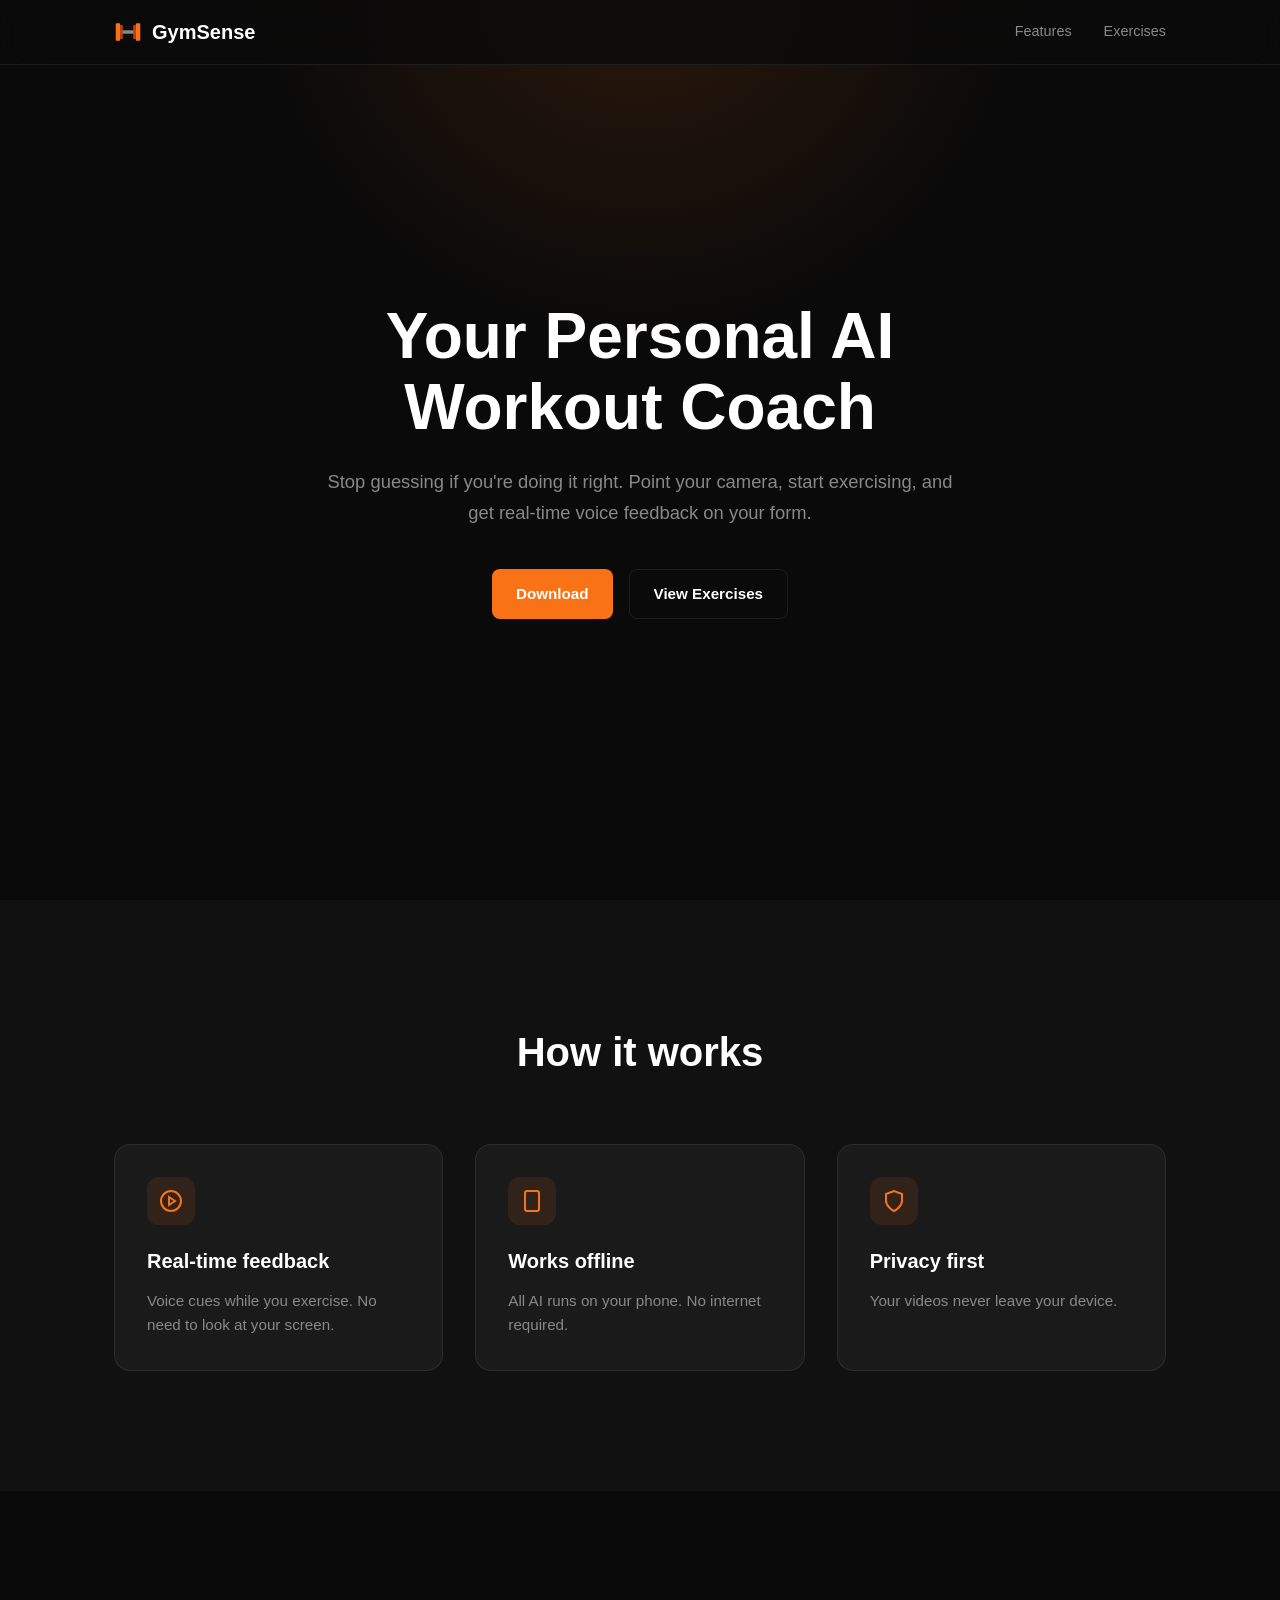
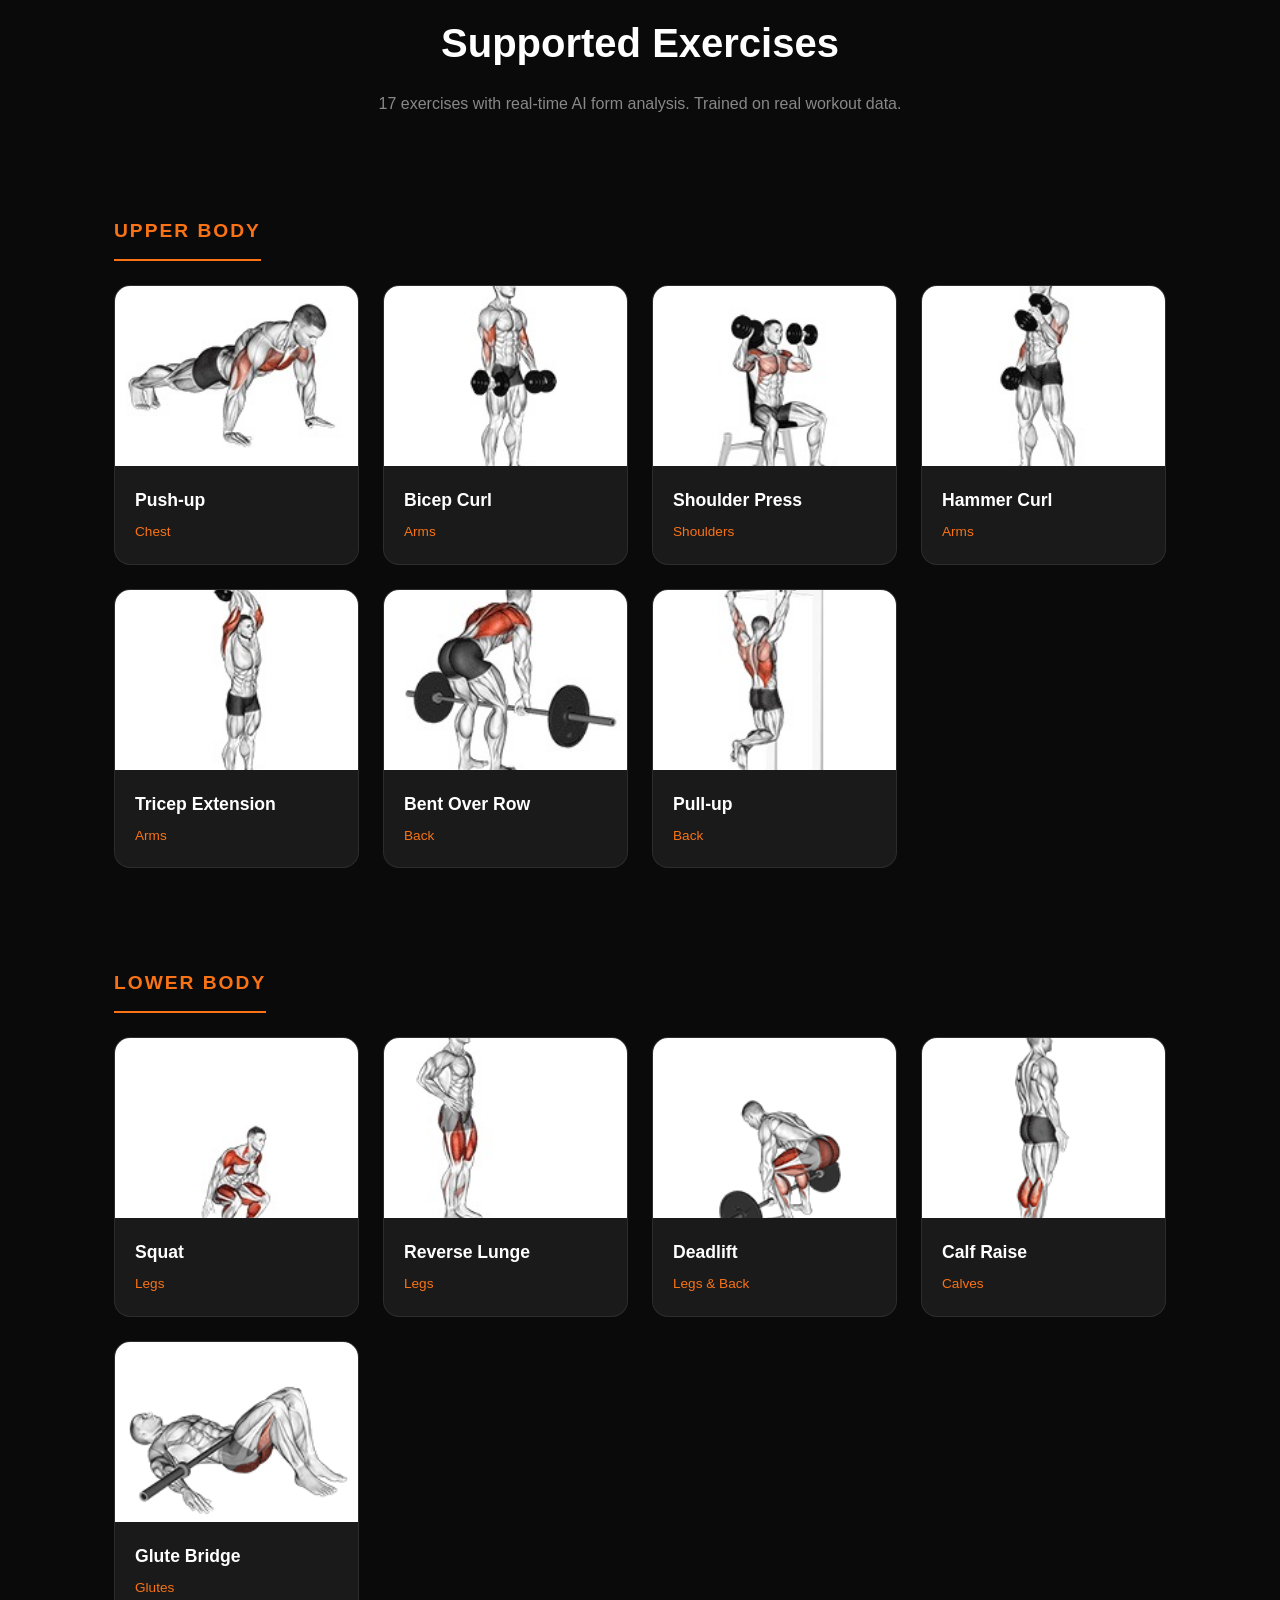
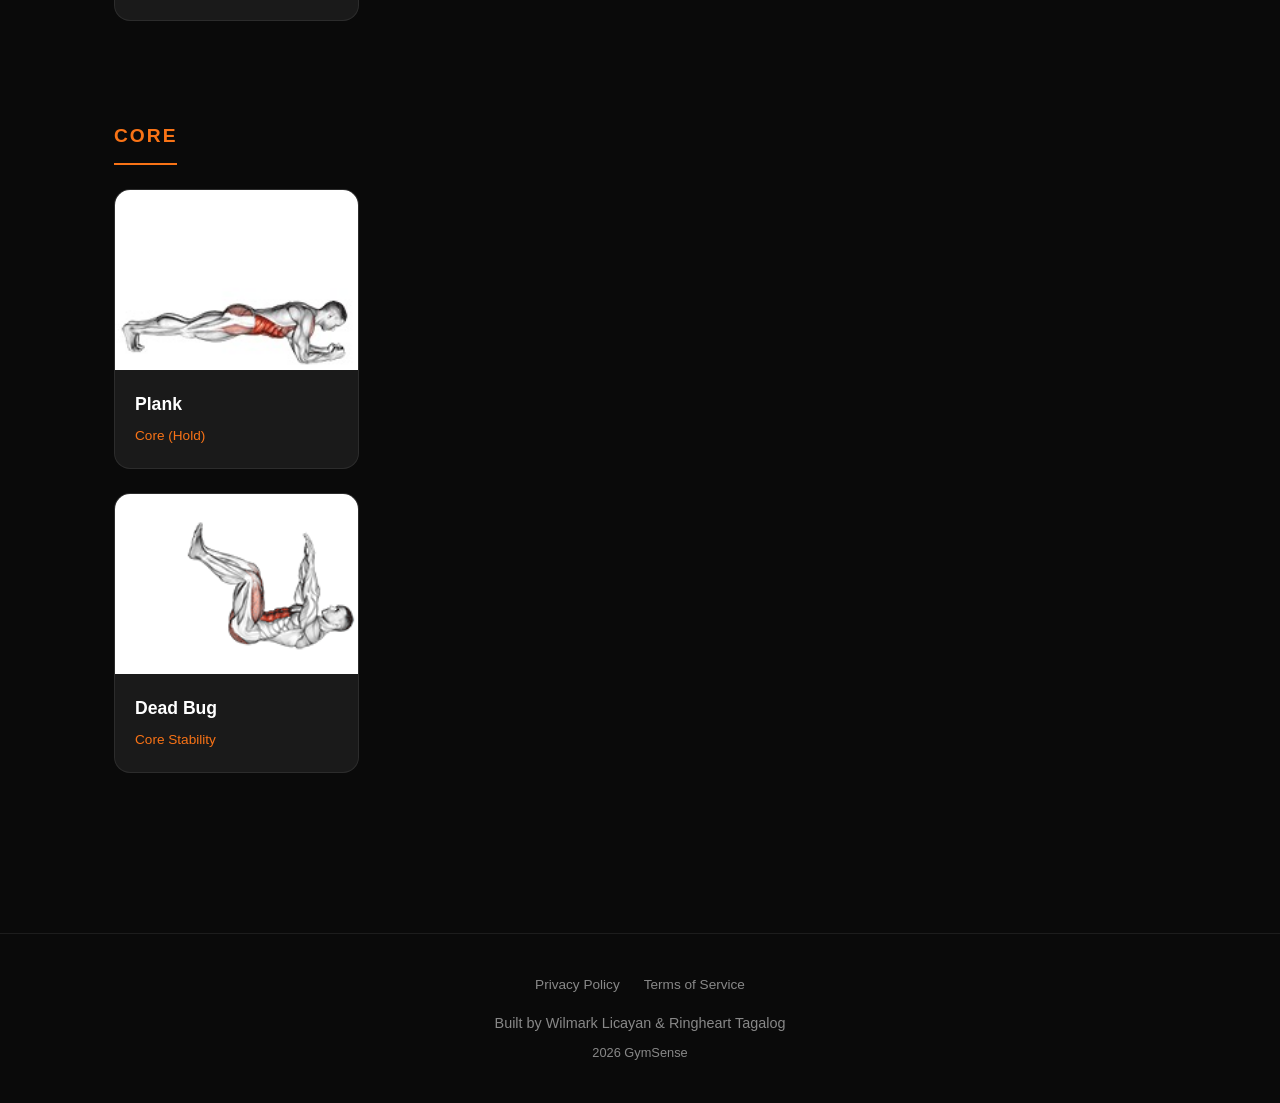
<file: index.html>
<!DOCTYPE html>
<html lang="en">
<head>
  <meta charset="UTF-8">
  <meta name="viewport" content="width=device-width, initial-scale=1.0">
  <title>GymSense</title>
  <link rel="stylesheet" href="style.css">
  <link rel="icon" type="image/png" href="favicon.png">
</head>
<body>
  <nav class="nav">
    <div class="nav-container">
      <a href="#" class="logo">
        <svg class="logo-icon" viewBox="0 0 64 64" fill="none">
          <rect x="10" y="28" width="44" height="8" rx="4" fill="#888"/>
          <rect x="4" y="12" width="10" height="40" rx="2" fill="#f97316"/>
          <rect x="14" y="16" width="6" height="32" rx="1" fill="#c2410c"/>
          <rect x="50" y="12" width="10" height="40" rx="2" fill="#f97316"/>
          <rect x="44" y="16" width="6" height="32" rx="1" fill="#c2410c"/>
        </svg>
        GymSense
      </a>
      <div class="nav-links">
        <a href="#features">Features</a>
        <a href="#exercises">Exercises</a>
      </div>
    </div>
  </nav>

  <section class="hero">
    <div class="hero-content">
      <h1>Your Personal AI<br>Workout Coach</h1>
      <p class="hero-desc">
        Stop guessing if you're doing it right. Point your camera, start exercising, and get real-time voice feedback on your form.
      </p>
      <div class="hero-buttons">
        <a href="gymsense-v1.0.0.apk" class="btn btn-primary" download>Download</a>
        <a href="#exercises" class="btn btn-ghost">View Exercises</a>
      </div>
    </div>
  </section>

  <section class="features" id="features">
    <div class="container">
      <h2>How it works</h2>
      <div class="features-grid">
        <div class="feature" data-scroll>
          <div class="feature-icon">
            <svg viewBox="0 0 24 24" fill="none" stroke="currentColor" stroke-width="2">
              <circle cx="12" cy="12" r="10"/>
              <polygon points="10 8 16 12 10 16 10 8"/>
            </svg>
          </div>
          <h3>Real-time feedback</h3>
          <p>Voice cues while you exercise. No need to look at your screen.</p>
        </div>
        <div class="feature" data-scroll>
          <div class="feature-icon">
            <svg viewBox="0 0 24 24" fill="none" stroke="currentColor" stroke-width="2">
              <rect x="5" y="2" width="14" height="20" rx="2" ry="2"/>
              <line x1="12" y1="18" x2="12.01" y2="18"/>
            </svg>
          </div>
          <h3>Works offline</h3>
          <p>All AI runs on your phone. No internet required.</p>
        </div>
        <div class="feature" data-scroll>
          <div class="feature-icon">
            <svg viewBox="0 0 24 24" fill="none" stroke="currentColor" stroke-width="2">
              <path d="M12 22s8-4 8-10V5l-8-3-8 3v7c0 6 8 10 8 10z"/>
            </svg>
          </div>
          <h3>Privacy first</h3>
          <p>Your videos never leave your device.</p>
        </div>
      </div>
    </div>
  </section>

  <section class="exercises" id="exercises">
    <div class="container">
      <h2>Supported Exercises</h2>
      <p class="section-desc">17 exercises with real-time AI form analysis. Trained on real workout data.</p>
      
      <!-- Upper Body (7) -->
      <h3 class="category-title">Upper Body</h3>
      <div class="exercise-grid">
        <div class="exercise-card" data-scroll>
          <div class="exercise-img"><img src="assets/pushup.jpg" alt="Push-up"></div>
          <div class="exercise-info"><h3>Push-up</h3><span>Chest</span></div>
        </div>
        <div class="exercise-card" data-scroll>
          <div class="exercise-img"><img src="assets/bicep_curl.jpg" alt="Bicep Curl"></div>
          <div class="exercise-info"><h3>Bicep Curl</h3><span>Arms</span></div>
        </div>
        <div class="exercise-card" data-scroll>
          <div class="exercise-img"><img src="assets/shoulder_press.jpg" alt="Shoulder Press"></div>
          <div class="exercise-info"><h3>Shoulder Press</h3><span>Shoulders</span></div>
        </div>
        <div class="exercise-card" data-scroll>
          <div class="exercise-img"><img src="assets/hammer_curl.jpg" alt="Hammer Curl"></div>
          <div class="exercise-info"><h3>Hammer Curl</h3><span>Arms</span></div>
        </div>
        <div class="exercise-card" data-scroll>
          <div class="exercise-img"><img src="assets/tricep_extension.jpg" alt="Tricep Extension"></div>
          <div class="exercise-info"><h3>Tricep Extension</h3><span>Arms</span></div>
        </div>
        <div class="exercise-card" data-scroll>
          <div class="exercise-img"><img src="assets/bent_over_row.jpg" alt="Bent Over Row"></div>
          <div class="exercise-info"><h3>Bent Over Row</h3><span>Back</span></div>
        </div>
        <div class="exercise-card" data-scroll>
          <div class="exercise-img"><img src="assets/pullup.jpg" alt="Pull-up"></div>
          <div class="exercise-info"><h3>Pull-up</h3><span>Back</span></div>
        </div>
      </div>

      <!-- Lower Body (5) -->
      <h3 class="category-title">Lower Body</h3>
      <div class="exercise-grid">
        <div class="exercise-card" data-scroll>
          <div class="exercise-img"><img src="assets/squat.jpg" alt="Squat"></div>
          <div class="exercise-info"><h3>Squat</h3><span>Legs</span></div>
        </div>
        <div class="exercise-card" data-scroll>
          <div class="exercise-img"><img src="assets/reverse_lunge.jpg" alt="Reverse Lunge"></div>
          <div class="exercise-info"><h3>Reverse Lunge</h3><span>Legs</span></div>
        </div>
        <div class="exercise-card" data-scroll>
          <div class="exercise-img"><img src="assets/deadlift.gif" alt="Deadlift"></div>
          <div class="exercise-info"><h3>Deadlift</h3><span>Legs & Back</span></div>
        </div>
        <div class="exercise-card" data-scroll>
          <div class="exercise-img"><img src="assets/calf_raise.gif" alt="Calf Raise"></div>
          <div class="exercise-info"><h3>Calf Raise</h3><span>Calves</span></div>
        </div>
        <div class="exercise-card" data-scroll>
          <div class="exercise-img"><img src="assets/glute_bridge.gif" alt="Glute Bridge"></div>
          <div class="exercise-info"><h3>Glute Bridge</h3><span>Glutes</span></div>
        </div>
      </div>

      <!-- Core (5) -->
      <h3 class="category-title">Core</h3>
      <div class="exercise-grid">
        <div class="exercise-card" data-scroll>
          <div class="exercise-img"><img src="assets/plank.jpg" alt="Plank"></div>
          <div class="exercise-info"><h3>Plank</h3><span>Core (Hold)</span></div>
        </div>
        <div class="exercise-card" data-scroll>
          <div class="exercise-img"><img src="assets/sit_up.gif" alt="Sit-up"></div>
          <div class="exercise-info"><h3>Sit-up</h3><span>Abs</span></div>
        </div>
        <div class="exercise-card" data-scroll>
          <div class="exercise-img"><img src="assets/russian_twist.gif" alt="Russian Twist"></div>
          <div class="exercise-info"><h3>Russian Twist</h3><span>Obliques</span></div>
        </div>
        <div class="exercise-card" data-scroll>
          <div class="exercise-img"><img src="assets/leg_raise.gif" alt="Leg Raise"></div>
          <div class="exercise-info"><h3>Leg Raise</h3><span>Lower Abs</span></div>
        </div>
        <div class="exercise-card" data-scroll>
          <div class="exercise-img"><img src="assets/dead_bug.gif" alt="Dead Bug"></div>
          <div class="exercise-info"><h3>Dead Bug</h3><span>Core Stability</span></div>
        </div>
      </div>
    </div>
  </section>


  <footer class="footer">
    <div class="container">
      <div class="footer-links">
        <a href="privacy.html">Privacy Policy</a>
        <a href="terms.html">Terms of Service</a>
      </div>
      <p>Built by Wilmark Licayan & Ringheart Tagalog</p>
      <p class="copyright">2026 GymSense</p>
    </div>
  </footer>

  <script src="script.js"></script>
</body>
</html>
</file>
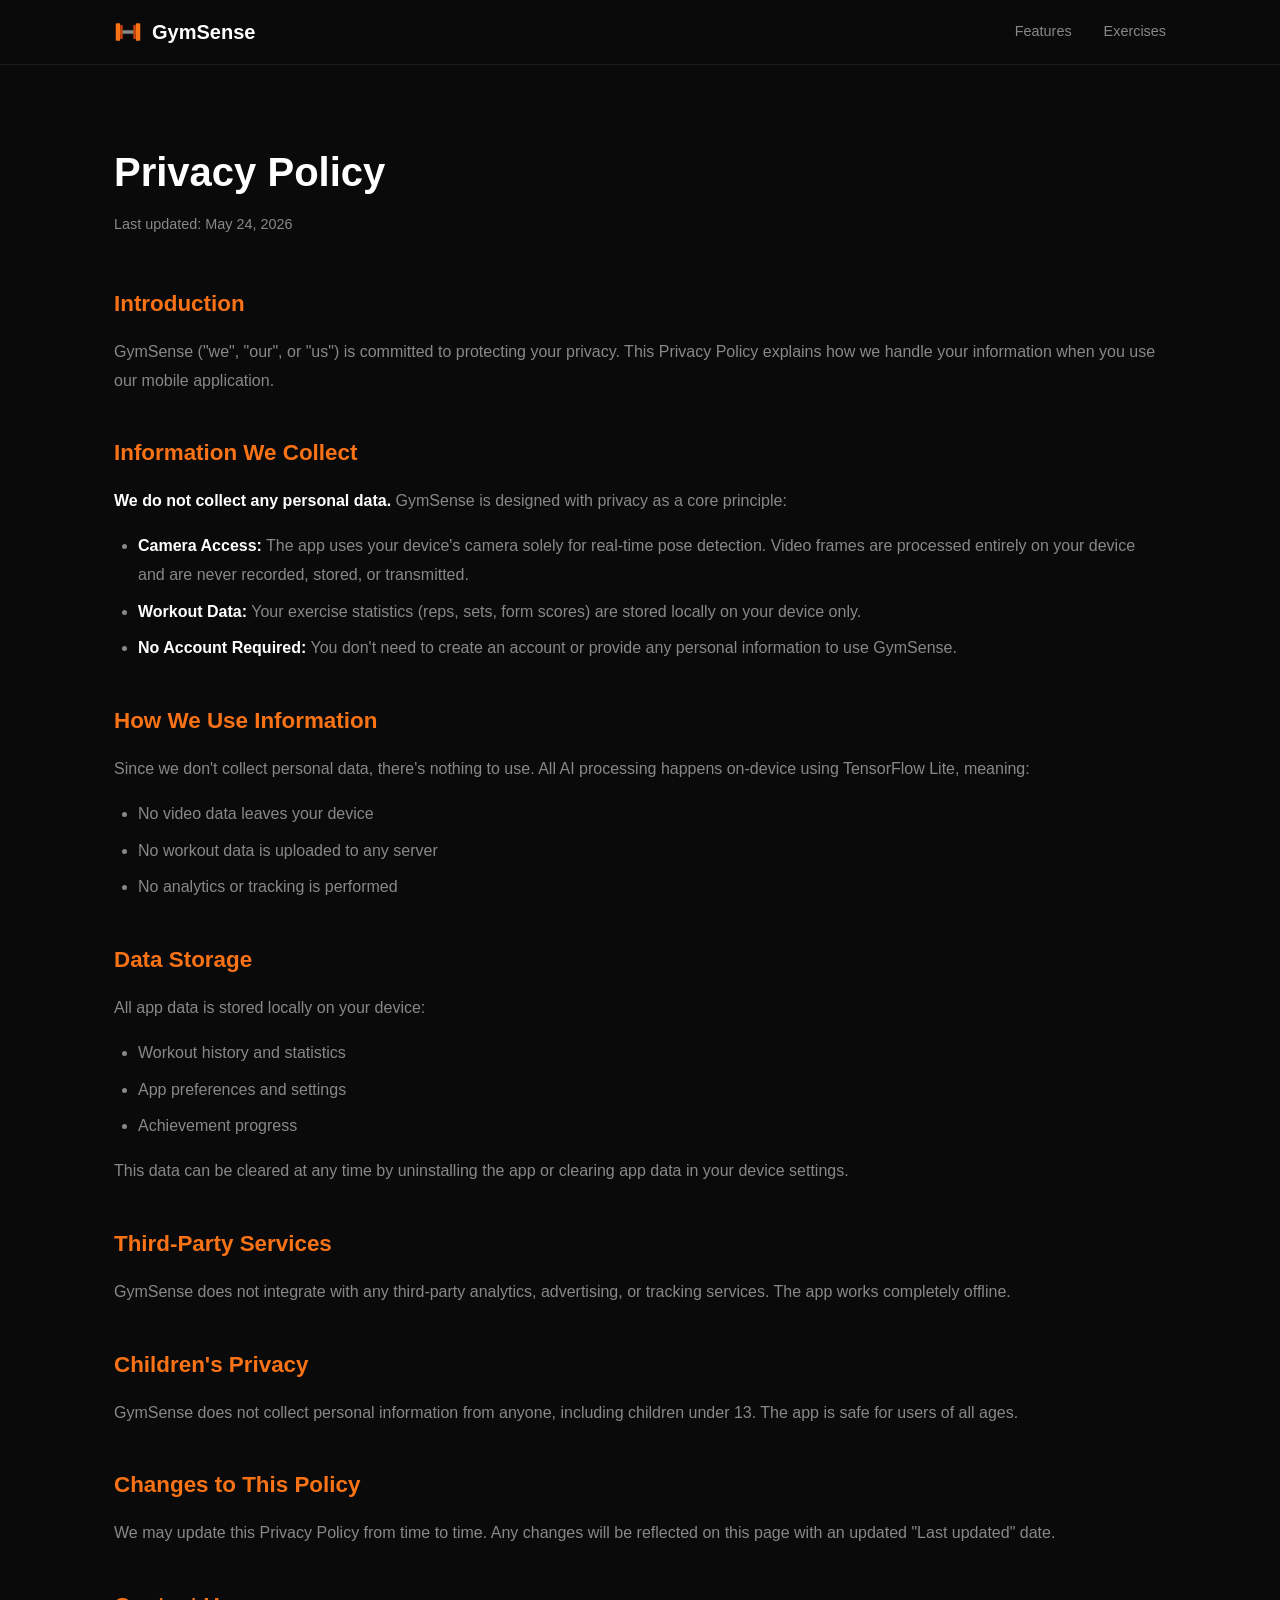
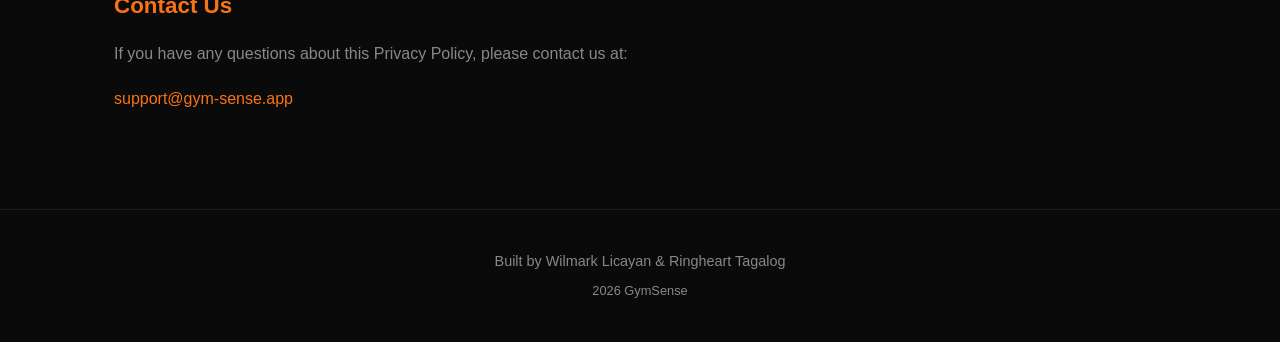
<file: privacy.html>
<!DOCTYPE html>
<html lang="en">
<head>
  <meta charset="UTF-8">
  <meta name="viewport" content="width=device-width, initial-scale=1.0">
  <title>Privacy Policy - GymSense</title>
  <link rel="stylesheet" href="style.css">
  <link rel="icon" type="image/png" href="favicon.png">
</head>
<body>
  <nav class="nav">
    <div class="nav-container">
      <a href="index.html" class="logo">
        <svg class="logo-icon" viewBox="0 0 64 64" fill="none">
          <rect x="10" y="28" width="44" height="8" rx="4" fill="#888"/>
          <rect x="4" y="12" width="10" height="40" rx="2" fill="#f97316"/>
          <rect x="14" y="16" width="6" height="32" rx="1" fill="#c2410c"/>
          <rect x="50" y="12" width="10" height="40" rx="2" fill="#f97316"/>
          <rect x="44" y="16" width="6" height="32" rx="1" fill="#c2410c"/>
        </svg>
        GymSense
      </a>
      <div class="nav-links">
        <a href="index.html#features">Features</a>
        <a href="index.html#exercises">Exercises</a>
      </div>
    </div>
  </nav>

  <section class="legal-content">
    <div class="container">
      <h1>Privacy Policy</h1>
      <p class="last-updated">Last updated: May 24, 2026</p>

      <h2>Introduction</h2>
      <p>GymSense ("we", "our", or "us") is committed to protecting your privacy. This Privacy Policy explains how we handle your information when you use our mobile application.</p>

      <h2>Information We Collect</h2>
      <p><strong>We do not collect any personal data.</strong> GymSense is designed with privacy as a core principle:</p>
      <ul>
        <li><strong>Camera Access:</strong> The app uses your device's camera solely for real-time pose detection. Video frames are processed entirely on your device and are never recorded, stored, or transmitted.</li>
        <li><strong>Workout Data:</strong> Your exercise statistics (reps, sets, form scores) are stored locally on your device only.</li>
        <li><strong>No Account Required:</strong> You don't need to create an account or provide any personal information to use GymSense.</li>
      </ul>

      <h2>How We Use Information</h2>
      <p>Since we don't collect personal data, there's nothing to use. All AI processing happens on-device using TensorFlow Lite, meaning:</p>
      <ul>
        <li>No video data leaves your device</li>
        <li>No workout data is uploaded to any server</li>
        <li>No analytics or tracking is performed</li>
      </ul>

      <h2>Data Storage</h2>
      <p>All app data is stored locally on your device:</p>
      <ul>
        <li>Workout history and statistics</li>
        <li>App preferences and settings</li>
        <li>Achievement progress</li>
      </ul>
      <p>This data can be cleared at any time by uninstalling the app or clearing app data in your device settings.</p>

      <h2>Third-Party Services</h2>
      <p>GymSense does not integrate with any third-party analytics, advertising, or tracking services. The app works completely offline.</p>

      <h2>Children's Privacy</h2>
      <p>GymSense does not collect personal information from anyone, including children under 13. The app is safe for users of all ages.</p>

      <h2>Changes to This Policy</h2>
      <p>We may update this Privacy Policy from time to time. Any changes will be reflected on this page with an updated "Last updated" date.</p>

      <h2>Contact Us</h2>
      <p>If you have any questions about this Privacy Policy, please contact us at:</p>
      <p><a href="mailto:support@gym-sense.app">support@gym-sense.app</a></p>
    </div>
  </section>

  <footer class="footer">
    <div class="container">
      <p>Built by Wilmark Licayan & Ringheart Tagalog</p>
      <p class="copyright">2026 GymSense</p>
    </div>
  </footer>

  <script src="script.js"></script>
</body>
</html>
</file>
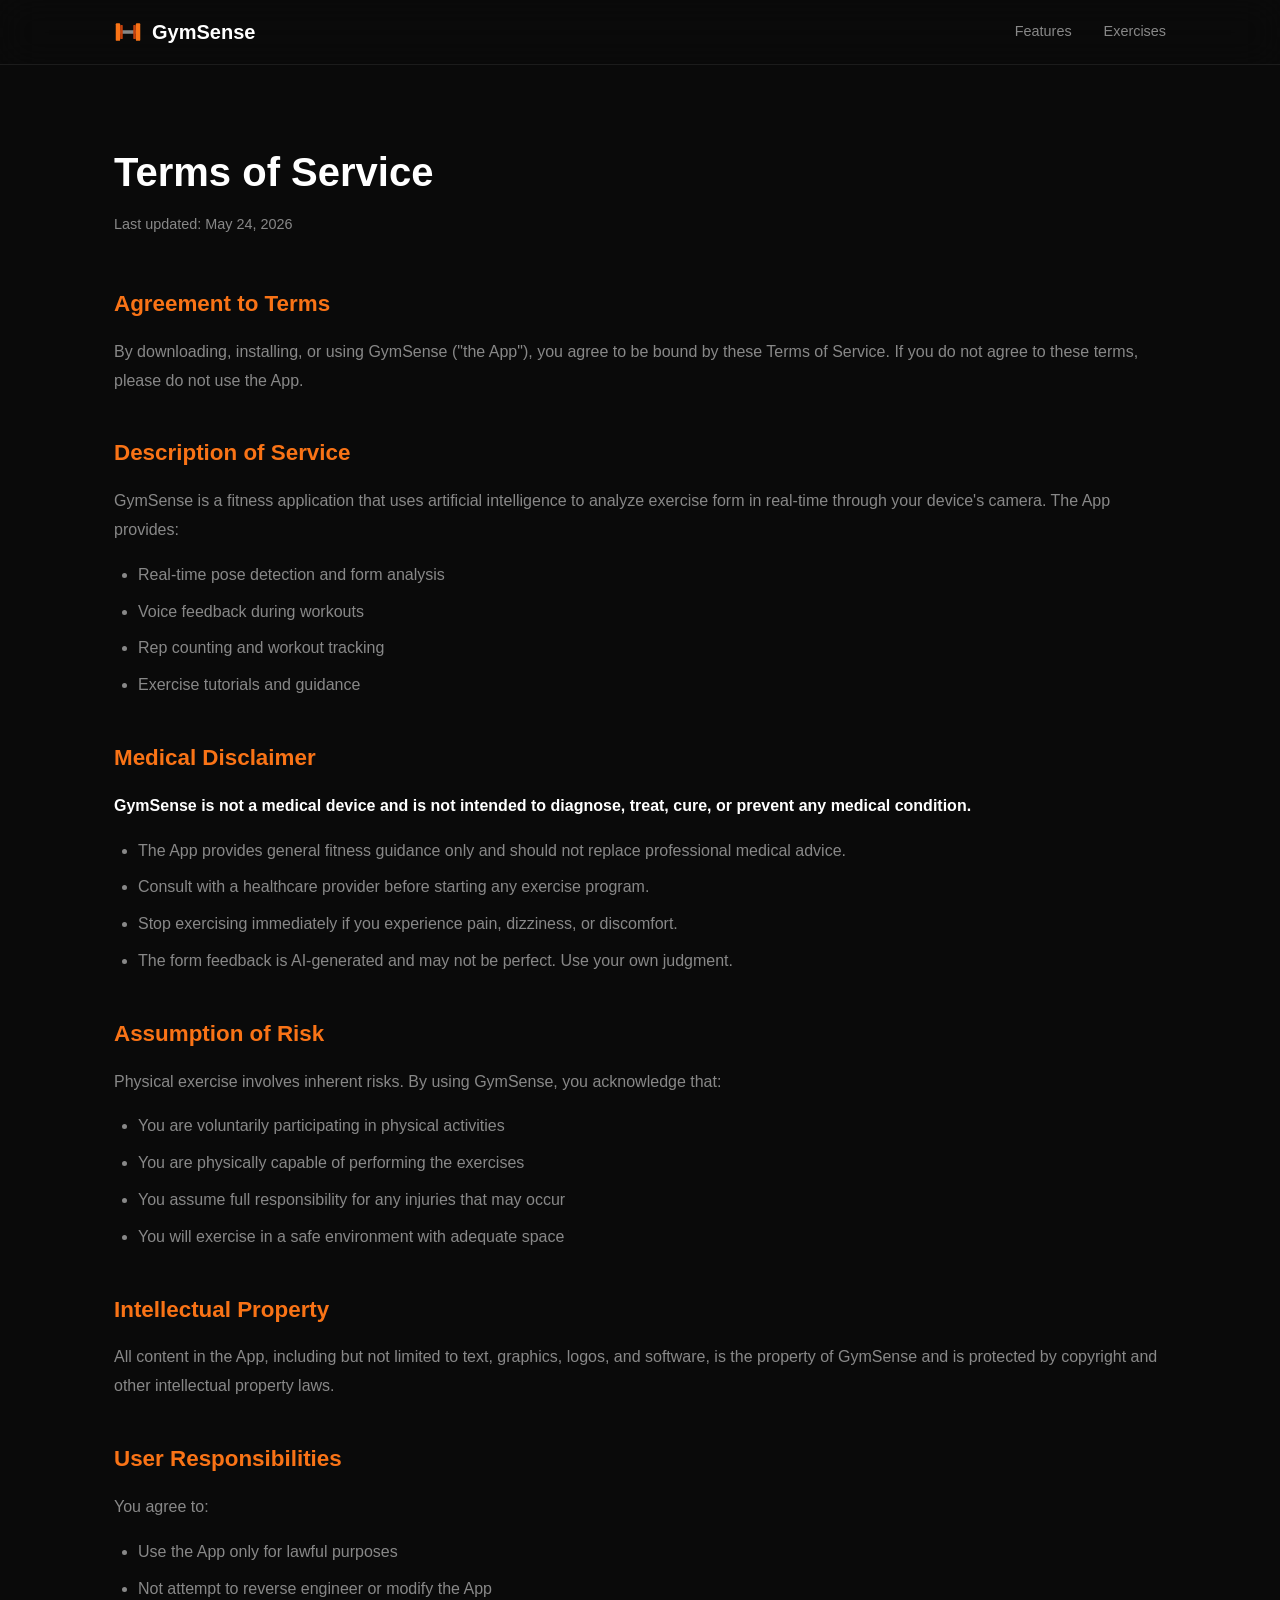
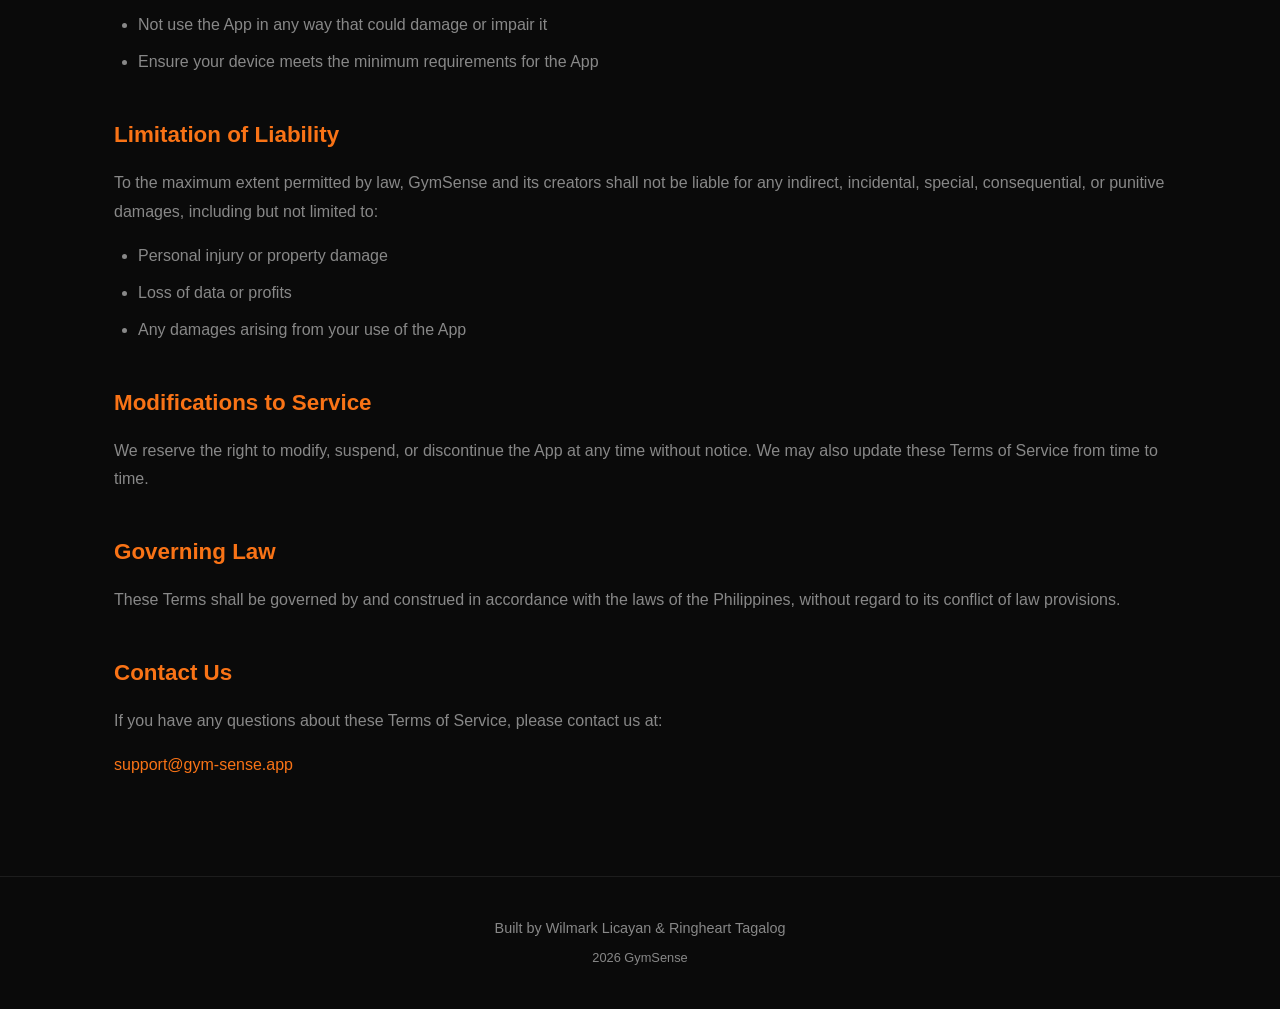
<file: terms.html>
<!DOCTYPE html>
<html lang="en">
<head>
  <meta charset="UTF-8">
  <meta name="viewport" content="width=device-width, initial-scale=1.0">
  <title>Terms of Service - GymSense</title>
  <link rel="stylesheet" href="style.css">
  <link rel="icon" type="image/png" href="favicon.png">
</head>
<body>
  <nav class="nav">
    <div class="nav-container">
      <a href="index.html" class="logo">
        <svg class="logo-icon" viewBox="0 0 64 64" fill="none">
          <rect x="10" y="28" width="44" height="8" rx="4" fill="#888"/>
          <rect x="4" y="12" width="10" height="40" rx="2" fill="#f97316"/>
          <rect x="14" y="16" width="6" height="32" rx="1" fill="#c2410c"/>
          <rect x="50" y="12" width="10" height="40" rx="2" fill="#f97316"/>
          <rect x="44" y="16" width="6" height="32" rx="1" fill="#c2410c"/>
        </svg>
        GymSense
      </a>
      <div class="nav-links">
        <a href="index.html#features">Features</a>
        <a href="index.html#exercises">Exercises</a>
      </div>
    </div>
  </nav>

  <section class="legal-content">
    <div class="container">
      <h1>Terms of Service</h1>
      <p class="last-updated">Last updated: May 24, 2026</p>

      <h2>Agreement to Terms</h2>
      <p>By downloading, installing, or using GymSense ("the App"), you agree to be bound by these Terms of Service. If you do not agree to these terms, please do not use the App.</p>

      <h2>Description of Service</h2>
      <p>GymSense is a fitness application that uses artificial intelligence to analyze exercise form in real-time through your device's camera. The App provides:</p>
      <ul>
        <li>Real-time pose detection and form analysis</li>
        <li>Voice feedback during workouts</li>
        <li>Rep counting and workout tracking</li>
        <li>Exercise tutorials and guidance</li>
      </ul>

      <h2>Medical Disclaimer</h2>
      <p><strong>GymSense is not a medical device and is not intended to diagnose, treat, cure, or prevent any medical condition.</strong></p>
      <ul>
        <li>The App provides general fitness guidance only and should not replace professional medical advice.</li>
        <li>Consult with a healthcare provider before starting any exercise program.</li>
        <li>Stop exercising immediately if you experience pain, dizziness, or discomfort.</li>
        <li>The form feedback is AI-generated and may not be perfect. Use your own judgment.</li>
      </ul>

      <h2>Assumption of Risk</h2>
      <p>Physical exercise involves inherent risks. By using GymSense, you acknowledge that:</p>
      <ul>
        <li>You are voluntarily participating in physical activities</li>
        <li>You are physically capable of performing the exercises</li>
        <li>You assume full responsibility for any injuries that may occur</li>
        <li>You will exercise in a safe environment with adequate space</li>
      </ul>

      <h2>Intellectual Property</h2>
      <p>All content in the App, including but not limited to text, graphics, logos, and software, is the property of GymSense and is protected by copyright and other intellectual property laws.</p>

      <h2>User Responsibilities</h2>
      <p>You agree to:</p>
      <ul>
        <li>Use the App only for lawful purposes</li>
        <li>Not attempt to reverse engineer or modify the App</li>
        <li>Not use the App in any way that could damage or impair it</li>
        <li>Ensure your device meets the minimum requirements for the App</li>
      </ul>

      <h2>Limitation of Liability</h2>
      <p>To the maximum extent permitted by law, GymSense and its creators shall not be liable for any indirect, incidental, special, consequential, or punitive damages, including but not limited to:</p>
      <ul>
        <li>Personal injury or property damage</li>
        <li>Loss of data or profits</li>
        <li>Any damages arising from your use of the App</li>
      </ul>

      <h2>Modifications to Service</h2>
      <p>We reserve the right to modify, suspend, or discontinue the App at any time without notice. We may also update these Terms of Service from time to time.</p>

      <h2>Governing Law</h2>
      <p>These Terms shall be governed by and construed in accordance with the laws of the Philippines, without regard to its conflict of law provisions.</p>

      <h2>Contact Us</h2>
      <p>If you have any questions about these Terms of Service, please contact us at:</p>
      <p><a href="mailto:support@gym-sense.app">support@gym-sense.app</a></p>
    </div>
  </section>

  <footer class="footer">
    <div class="container">
      <p>Built by Wilmark Licayan & Ringheart Tagalog</p>
      <p class="copyright">2026 GymSense</p>
    </div>
  </footer>

  <script src="script.js"></script>
</body>
</html>
</file>
<file: style.css>
* {
  margin: 0;
  padding: 0;
  box-sizing: border-box;
}

:root {
  --primary: #f97316;
  --primary-glow: rgba(249, 115, 22, 0.5);
  --bg: #0a0a0a;
  --bg-secondary: #111;
  --surface: #1a1a1a;
  --text: #fff;
  --text-muted: #888;
  --border: rgba(255, 255, 255, 0.08);
}

html {
  scroll-behavior: smooth;
}

body {
  font-family: -apple-system, BlinkMacSystemFont, 'Segoe UI', Roboto, sans-serif;
  background: var(--bg);
  color: var(--text);
  line-height: 1.6;
  overflow-x: hidden;
}

.container {
  max-width: 1100px;
  margin: 0 auto;
  padding: 0 24px;
}

.nav {
  position: fixed;
  top: 0;
  left: 0;
  right: 0;
  z-index: 100;
  background: rgba(10, 10, 10, 0.8);
  backdrop-filter: blur(20px);
  border-bottom: 1px solid var(--border);
}

.nav-container {
  max-width: 1100px;
  margin: 0 auto;
  padding: 16px 24px;
  display: flex;
  justify-content: space-between;
  align-items: center;
}

.logo {
  display: flex;
  align-items: center;
  gap: 10px;
  font-weight: 700;
  font-size: 1.25rem;
  color: var(--text);
  text-decoration: none;
}

.logo-icon {
  width: 28px;
  height: 28px;
  color: var(--primary);
}

.nav-links {
  display: flex;
  align-items: center;
  gap: 32px;
}

.nav-links a {
  color: var(--text-muted);
  text-decoration: none;
  font-size: 0.9rem;
  transition: color 0.2s;
}

.nav-links a:hover {
  color: var(--text);
}

.btn {
  display: inline-flex;
  align-items: center;
  gap: 8px;
  padding: 12px 24px;
  border-radius: 8px;
  font-weight: 600;
  font-size: 0.95rem;
  text-decoration: none;
  transition: all 0.2s;
  cursor: pointer;
  border: none;
}

.btn svg {
  width: 18px;
  height: 18px;
}

.btn-primary {
  background: var(--primary);
  color: #fff;
}

.btn-primary:hover {
  background: #ea580c;
  transform: translateY(-2px);
  box-shadow: 0 10px 40px var(--primary-glow);
}

.btn-ghost {
  background: transparent;
  color: var(--text);
  border: 1px solid var(--border);
}

.btn-ghost:hover {
  background: rgba(255, 255, 255, 0.05);
  border-color: rgba(255, 255, 255, 0.2);
}

.btn-sm {
  padding: 8px 16px;
  font-size: 0.85rem;
}

.btn-lg {
  padding: 16px 32px;
  font-size: 1rem;
}

.hero {
  min-height: 100vh;
  display: flex;
  align-items: center;
  justify-content: center;
  text-align: center;
  padding: 120px 24px 100px;
  position: relative;
  overflow: hidden;
}

.hero::before {
  content: '';
  position: absolute;
  top: -50%;
  left: 50%;
  transform: translateX(-50%);
  width: 800px;
  height: 800px;
  background: radial-gradient(circle, rgba(249, 115, 22, 0.15) 0%, transparent 70%);
  pointer-events: none;
}

.hero-content {
  max-width: 650px;
}

.hero h1 {
  font-size: clamp(2.5rem, 8vw, 4rem);
  font-weight: 800;
  line-height: 1.1;
  margin-bottom: 24px;
  color: var(--text);
}

.hero-desc {
  font-size: 1.15rem;
  color: var(--text-muted);
  margin-bottom: 40px;
  line-height: 1.7;
}

.hero-buttons {
  display: flex;
  gap: 16px;
  justify-content: center;
  flex-wrap: wrap;
}

.features {
  padding: 120px 0;
  background: var(--bg-secondary);
}

.features h2, .exercises h2 {
  font-size: 2.5rem;
  font-weight: 700;
  text-align: center;
  margin-bottom: 16px;
}

.section-desc {
  text-align: center;
  color: var(--text-muted);
  margin-bottom: 60px;
}

.features-grid {
  display: grid;
  grid-template-columns: repeat(auto-fit, minmax(280px, 1fr));
  gap: 32px;
  margin-top: 60px;
}

.feature {
  background: var(--surface);
  border: 1px solid var(--border);
  border-radius: 16px;
  padding: 32px;
  opacity: 0;
  transform: translateY(30px);
  transition: all 0.6s cubic-bezier(0.22, 1, 0.36, 1);
}

.feature.visible {
  opacity: 1;
  transform: translateY(0);
}

.feature:hover {
  border-color: rgba(249, 115, 22, 0.3);
  box-shadow: 0 0 40px rgba(249, 115, 22, 0.1);
}

.feature-icon {
  width: 48px;
  height: 48px;
  background: rgba(249, 115, 22, 0.1);
  border-radius: 12px;
  display: flex;
  align-items: center;
  justify-content: center;
  margin-bottom: 20px;
}

.feature-icon svg {
  width: 24px;
  height: 24px;
  color: var(--primary);
}

.feature h3 {
  font-size: 1.25rem;
  margin-bottom: 12px;
}

.feature p {
  color: var(--text-muted);
  font-size: 0.95rem;
}

.exercises {
  padding: 120px 0;
}

.category-title {
  color: var(--primary);
  font-size: 1.2rem;
  font-weight: 700;
  text-transform: uppercase;
  letter-spacing: 2px;
  margin-top: 60px;
  margin-bottom: 0;
  padding-bottom: 12px;
  border-bottom: 2px solid var(--primary);
  display: inline-block;
}

.category-title:first-of-type {
  margin-top: 40px;
}

.exercise-grid {
  display: grid;
  grid-template-columns: repeat(auto-fill, minmax(240px, 1fr));
  gap: 24px;
  margin-top: 24px;
  margin-bottom: 40px;
}

.exercise-card {
  background: var(--surface);
  border: 1px solid var(--border);
  border-radius: 16px;
  overflow: hidden;
  opacity: 0;
  transform: translateY(30px);
  transition: all 0.6s cubic-bezier(0.22, 1, 0.36, 1);
}

.exercise-card.visible {
  opacity: 1;
  transform: translateY(0);
}

.exercise-card:hover {
  transform: translateY(-8px) scale(1.02);
  border-color: rgba(249, 115, 22, 0.3);
  box-shadow: 0 20px 60px rgba(0, 0, 0, 0.1);
}

.exercise-img {
  height: 180px;
  overflow: hidden;
  background: linear-gradient(135deg, #1a1a1a 0%, #2a2a2a 100%);
}

.exercise-img img {
  width: 100%;
  height: 100%;
  object-fit: cover;
  transition: transform 0.3s;
}

.exercise-card:hover .exercise-img img {
  transform: scale(1.1);
}

.exercise-info {
  padding: 20px;
}

.exercise-info h3 {
  font-size: 1.1rem;
  margin-bottom: 4px;
}

.exercise-info span {
  font-size: 0.85rem;
  color: var(--primary);
}

/* Legal Pages (Privacy, Terms) */
.legal-content {
  padding: 140px 0 80px;
  min-height: calc(100vh - 200px);
}

.legal-content h1 {
  font-size: 2.5rem;
  font-weight: 700;
  margin-bottom: 8px;
  color: var(--text);
}

.legal-content .last-updated {
  color: var(--text-muted);
  font-size: 0.9rem;
  margin-bottom: 48px;
}

.legal-content h2 {
  font-size: 1.4rem;
  font-weight: 600;
  margin-top: 40px;
  margin-bottom: 16px;
  color: var(--primary);
}

.legal-content p {
  color: var(--text-muted);
  margin-bottom: 16px;
  line-height: 1.8;
}

.legal-content ul {
  color: var(--text-muted);
  margin-bottom: 16px;
  padding-left: 24px;
  line-height: 1.8;
}

.legal-content li {
  margin-bottom: 8px;
}

.legal-content a {
  color: var(--primary);
  text-decoration: none;
  transition: opacity 0.2s;
}

.legal-content a:hover {
  opacity: 0.8;
}

.legal-content strong {
  color: var(--text);
}

.footer {
  padding: 40px 0;
  text-align: center;
  border-top: 1px solid var(--border);
}

.footer-links {
  display: flex;
  justify-content: center;
  gap: 24px;
  margin-bottom: 16px;
}

.footer-links a {
  color: var(--text-muted);
  text-decoration: none;
  font-size: 0.85rem;
  transition: color 0.2s;
}

.footer-links a:hover {
  color: var(--primary);
}

.footer p {
  color: var(--text-muted);
  font-size: 0.9rem;
}

.copyright {
  margin-top: 8px;
  font-size: 0.8rem !important;
}

@media (max-width: 768px) {
  .nav-links a:not(.btn) {
    display: none;
  }
  
  .hero {
    padding-top: 160px;
  }
  
  .hero-buttons {
    flex-direction: column;
    align-items: center;
  }
  
  .features, .exercises {
    padding: 80px 0;
  }
}
</file>
